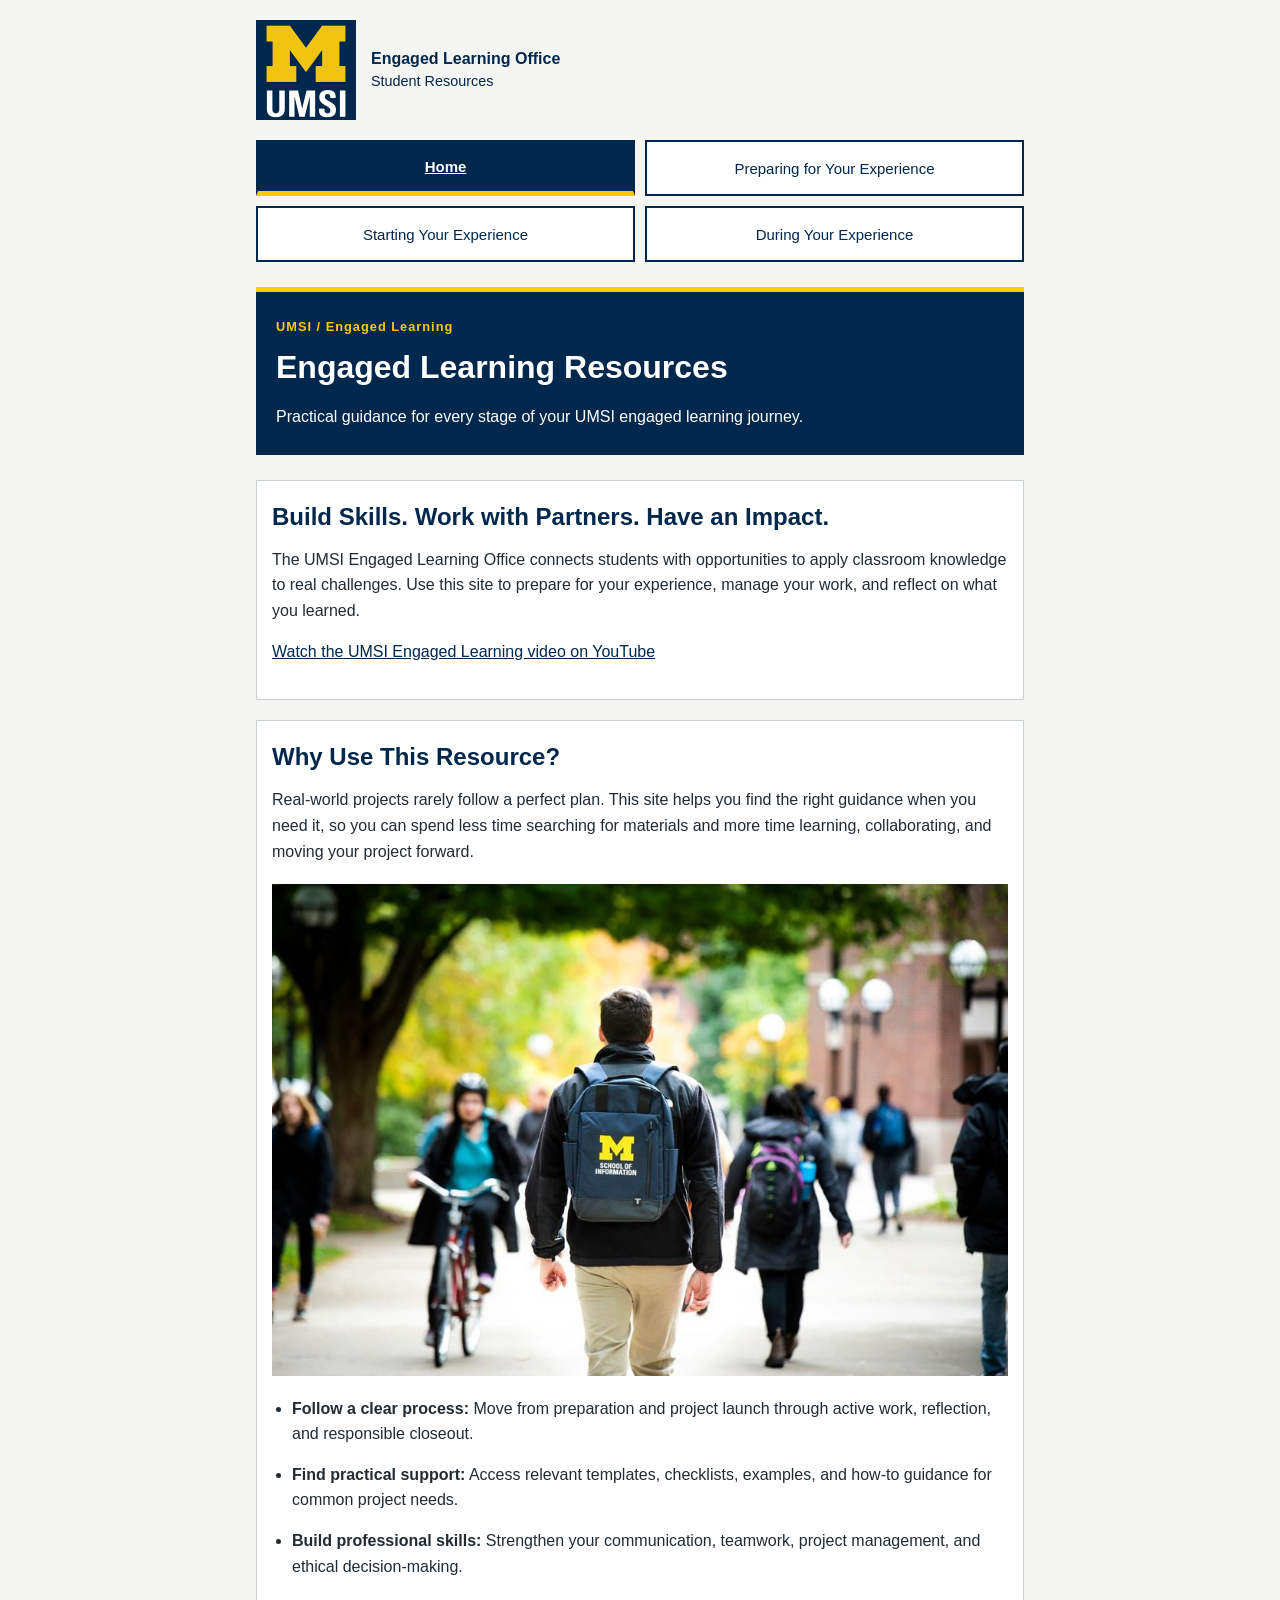
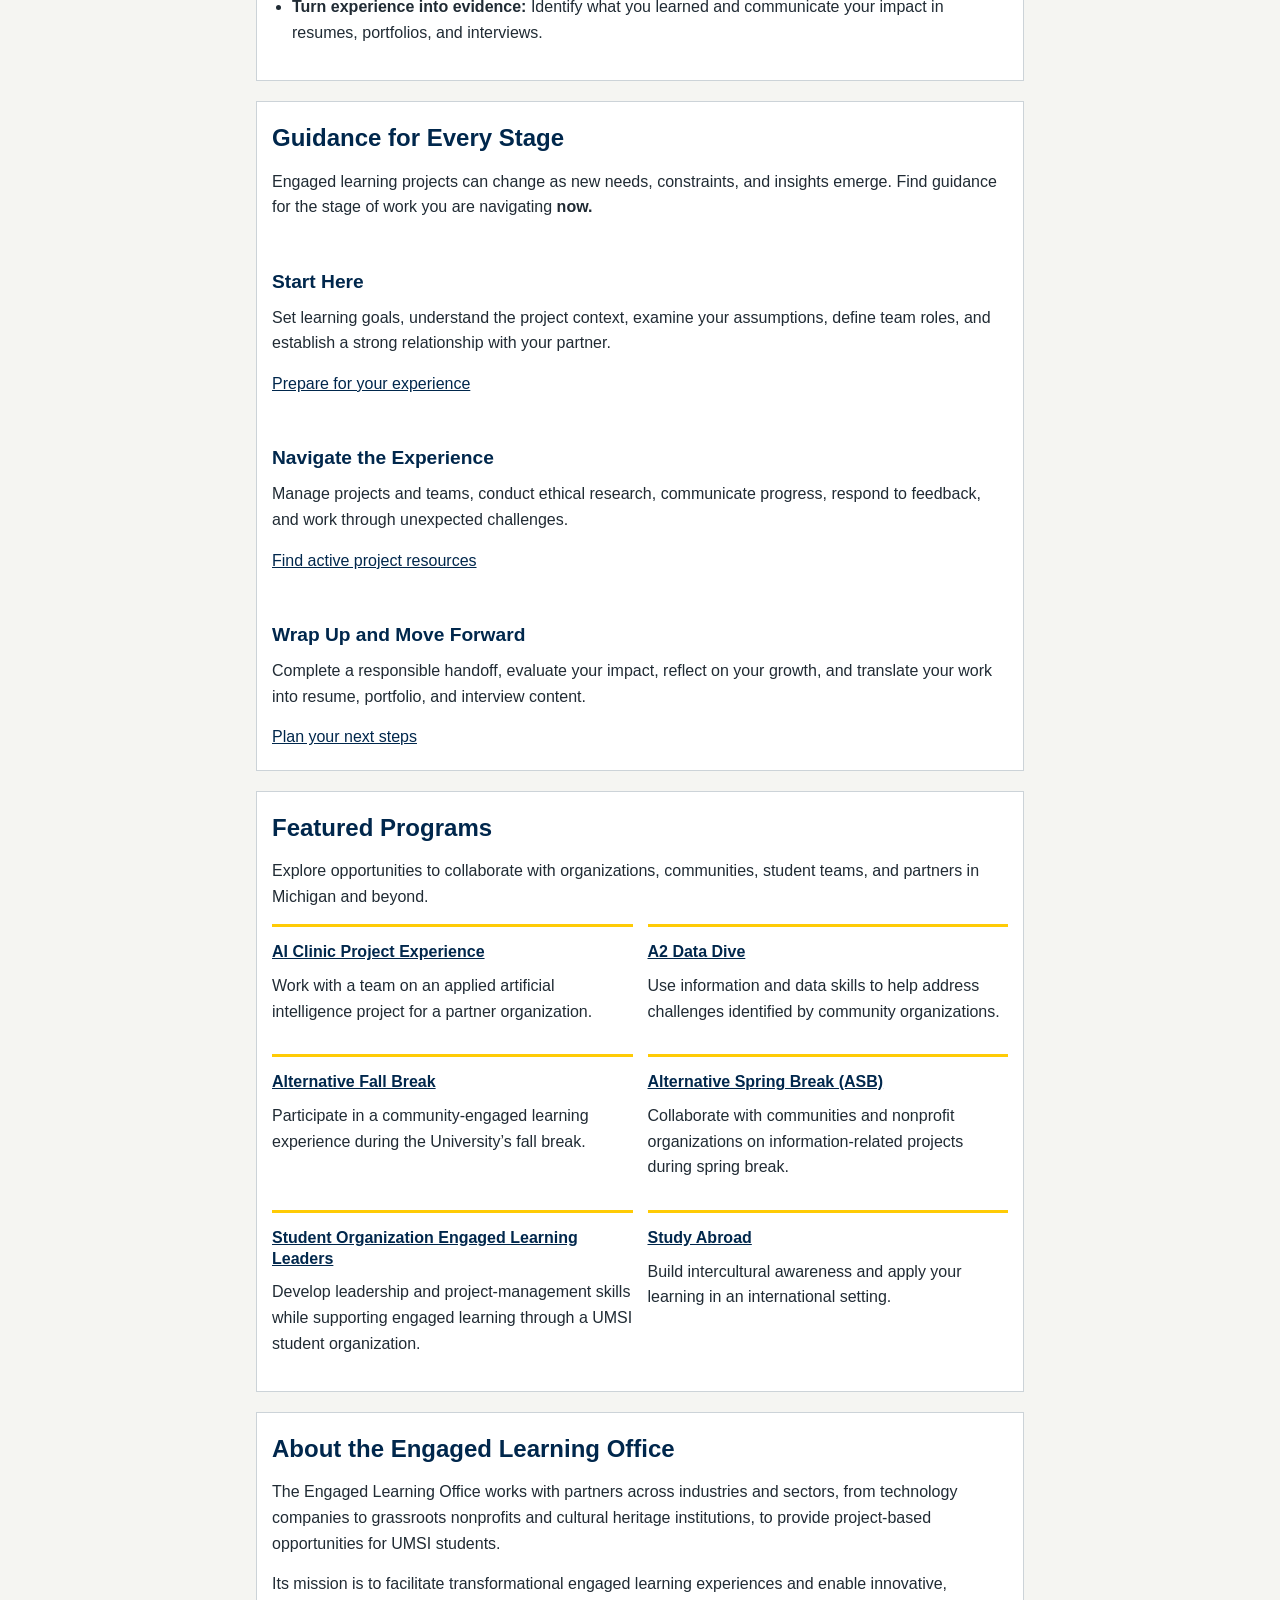
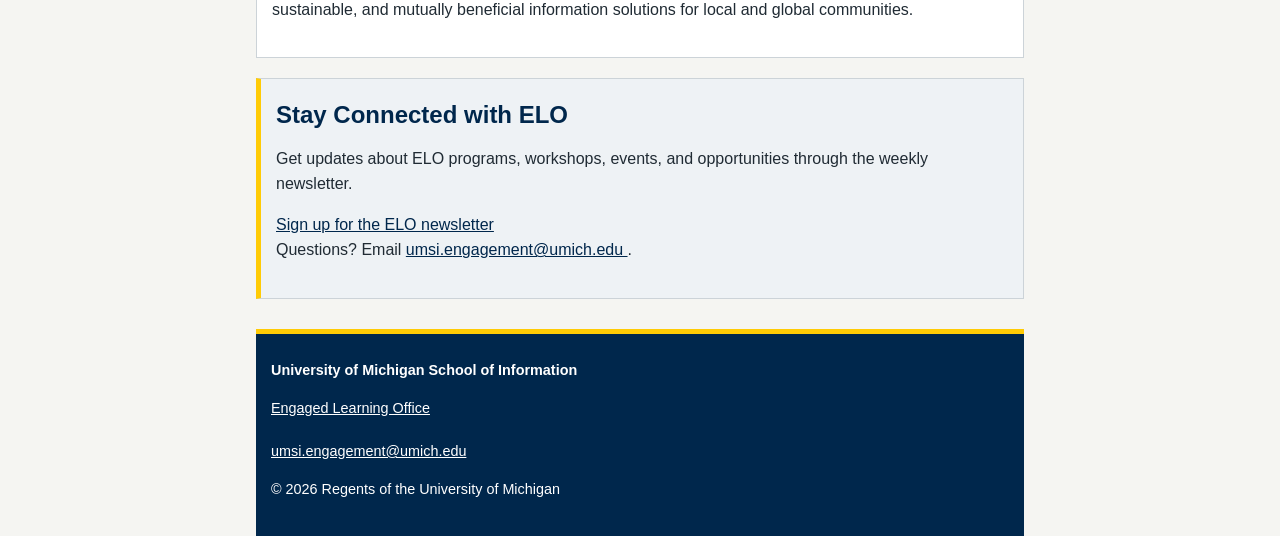
<file: index.html>
<!DOCTYPE html>
<html lang="en">
  <head>
    <meta charset="UTF-8">
    <meta name="viewport" content="width=device-width, initial-scale=1.0">
    <meta name="description" content="Practical guidance for every stage of your UMSI engaged learning journey.">
    <title>Engaged Learning Resources | UMSI</title>
    <link rel="icon" href="images/umsi-logo.jpg">
    <link rel="stylesheet" href="css/html5reset.css">
    <link rel="stylesheet" href="css/style.css">
  </head>
  <body>
    <a class="skip-link" href="#main">Skip to Main Content</a>
    <header>
      <div class="site-identity">
        <a href="index.html"><img src="images/umsi-logo.jpg" alt="University of Michigan School of Information home" width="400" height="400"></a>
        <p>Engaged Learning Office<br><span>Student Resources</span></p>
      </div>
      <nav aria-label="Main navigation">
        <ul>
          <li><a href="index.html" aria-current="page">Home</a></li>
          <li><a href="prep.html">Preparing for Your Experience</a></li>
          <li><a href="project.html">Starting Your Experience</a></li>
          <li><a href="during.html">During Your Experience</a></li>
        </ul>
      </nav>
      <div class="page-intro">
        <p class="eyebrow">UMSI / Engaged Learning</p>
        <h1>Engaged Learning Resources</h1>
        <p>Practical guidance for every stage of your UMSI engaged learning journey.</p>
      </div>
    </header>
    <!-- Adapted from my Homework 2 HTML and the ELO content document:
         https://docs.google.com/document/d/1gHynMAyC6Cnh_33jKRy78nMDCtK5lGer12HzChE2Mxc/edit -->
    <main id="main" tabindex="-1">
<section>
      <h2>Build Skills. Work with Partners. Have an Impact.</h2>
      <p>
       The UMSI Engaged Learning Office connects students with opportunities to apply classroom knowledge to real challenges. Use this site to prepare for your experience, manage your work, and reflect on what you learned.
      </p>

      <p><a href="https://www.youtube.com/watch?v=81ZO9RfIJEQ" target="_blank" rel="noreferrer">Watch the UMSI Engaged Learning video on YouTube</a></p>
    </section>

<section>
    <h2>Why Use This Resource?</h2>

    <p>Real-world projects rarely follow a perfect plan. This site helps you find the right guidance when you need it, so you can spend less time searching for materials and more time learning, collaborating, and moving your project forward.
    </p>
        <img src="images/campus-backpack.jpg" alt="A student with a UMSI backpack on campus in the fall." width="960" height="641" loading="lazy">
    <ul>
        <li><strong>Follow a clear process:</strong> Move from preparation and project launch through active work, reflection, and responsible closeout.</li>
        <li><strong>Find practical support:</strong> Access relevant templates, checklists, examples, and how-to guidance for common project needs.</li>
        <li><strong>Build professional skills:</strong> Strengthen your communication, teamwork, project management, and ethical decision-making.</li>
        <li><strong>Turn experience into evidence:</strong> Identify what you learned and communicate your impact in resumes, portfolios, and interviews.</li>
    </ul>
</section>

 <section>
    <h2>Guidance for Every Stage</h2>
    <p>Engaged learning projects can change as new needs, constraints, and insights emerge. Find guidance for the stage of work you are navigating <strong>now.</strong></p>
    <article>
      <h3>Start Here</h3>
      <p>Set learning goals, understand the project context, examine your assumptions, define team roles, and establish a strong relationship with your partner.</p>
      <a href="prep.html">Prepare for your experience</a>
    </article>

    <article>
      <h3>Navigate the Experience</h3>
      <p>Manage projects and teams, conduct ethical research, communicate progress, respond to feedback, and work through unexpected challenges.</p>
      <a href="during.html">Find active project resources</a>
    </article>

    <article>
      <h3>Wrap Up and Move Forward</h3>
      <p>Complete a responsible handoff, evaluate your impact, reflect on your growth, and translate your work into resume, portfolio, and interview content.</p>
      <a href="during.html#wrap-up">Plan your next steps</a>
    </article>
  </section>

   <section class="program-grid">
<h2>Featured Programs</h2>
    <p>Explore opportunities to collaborate with organizations, communities, student teams, and partners in Michigan and beyond.</p>
    <article>
    <h3><a href="https://mcompass.umich.edu/_portal/tds-program-brochure?programid=12810">AI Clinic Project Experience</a></h3>
    <p>Work with a team on an applied artificial intelligence project for a partner organization.</p>
    </article>

    <article>
    <h3><a href="https://mcompass.umich.edu/_portal/tds-program-brochure?programid=12556">A2 Data Dive</a></h3>
    <p>Use information and data skills to help address challenges identified by community organizations.</p>
    </article>

     <article>
      <h3><a href="https://mcompass.umich.edu/_portal/tds-program-brochure?programid=11297">Alternative Fall Break</a></h3>
      <p>Participate in a community-engaged learning experience during the University’s fall break.</p>
    </article>

    <article>
      <h3><a href="https://mcompass.umich.edu/_portal/tds-program-brochure?programid=10621">Alternative Spring Break (ASB)</a></h3>
       <p>Collaborate with communities and nonprofit organizations on information-related projects during spring break.</p>
    </article>

    <article>
      <h3><a href="https://mcompass.umich.edu/_portal/tds-program-brochure?programid=12294">Student Organization Engaged Learning Leaders</a></h3>
       <p>Develop leadership and project-management skills while supporting engaged learning through a UMSI student organization.</p>
    </article>

    <article>
      <h3><a href="https://www.si.umich.edu/student-life/study-abroad">Study Abroad</a></h3>
      <p>Build intercultural awareness and apply your learning in an international setting. </p>
    </article>
   </section>
  <section>
    <h2>About the Engaged Learning Office</h2>
    <p>The Engaged Learning Office works with partners across industries and sectors, from technology companies to grassroots nonprofits and cultural heritage institutions, to provide project-based opportunities for UMSI students.</p>
    <p>Its mission is to facilitate transformational engaged learning experiences and enable innovative, sustainable, and mutually beneficial information solutions for local and global communities.</p>
  </section>
  <aside>
    <h2>Stay Connected with ELO</h2>
    <p>Get updates about ELO programs, workshops, events, and opportunities through the weekly newsletter.</p>
    <div>
       <a href="https://umsi.info/elo-newsletter"> Sign up for the ELO newsletter</a>
    </div>
    <p>Questions? Email <a href="mailto:umsi.engagement@umich.edu">umsi.engagement@umich.edu </a>.</p>
  </aside>


        <!-- Content taken & modified from UMGPT with the prompt, "Write me a webpage of intro content to help meet the following requirements - this is for the home page": and then pasted in the client objectives & project requirements"
        UMGPT. (2026). UMGPT ( GPT-5.6 Sol September 7th version) [Large language model]. -->
    </main>
    <footer>
      <p><strong>University of Michigan School of Information</strong></p>
      <p><a href="https://www.si.umich.edu/programs/engaged-learning/about-engaged-learning-office">Engaged Learning Office</a></p>
      <address><a href="mailto:umsi.engagement@umich.edu">umsi.engagement@umich.edu</a></address>
      <p>&copy; 2026 Regents of the University of Michigan</p>
    </footer>
  </body>
</html>
</file>
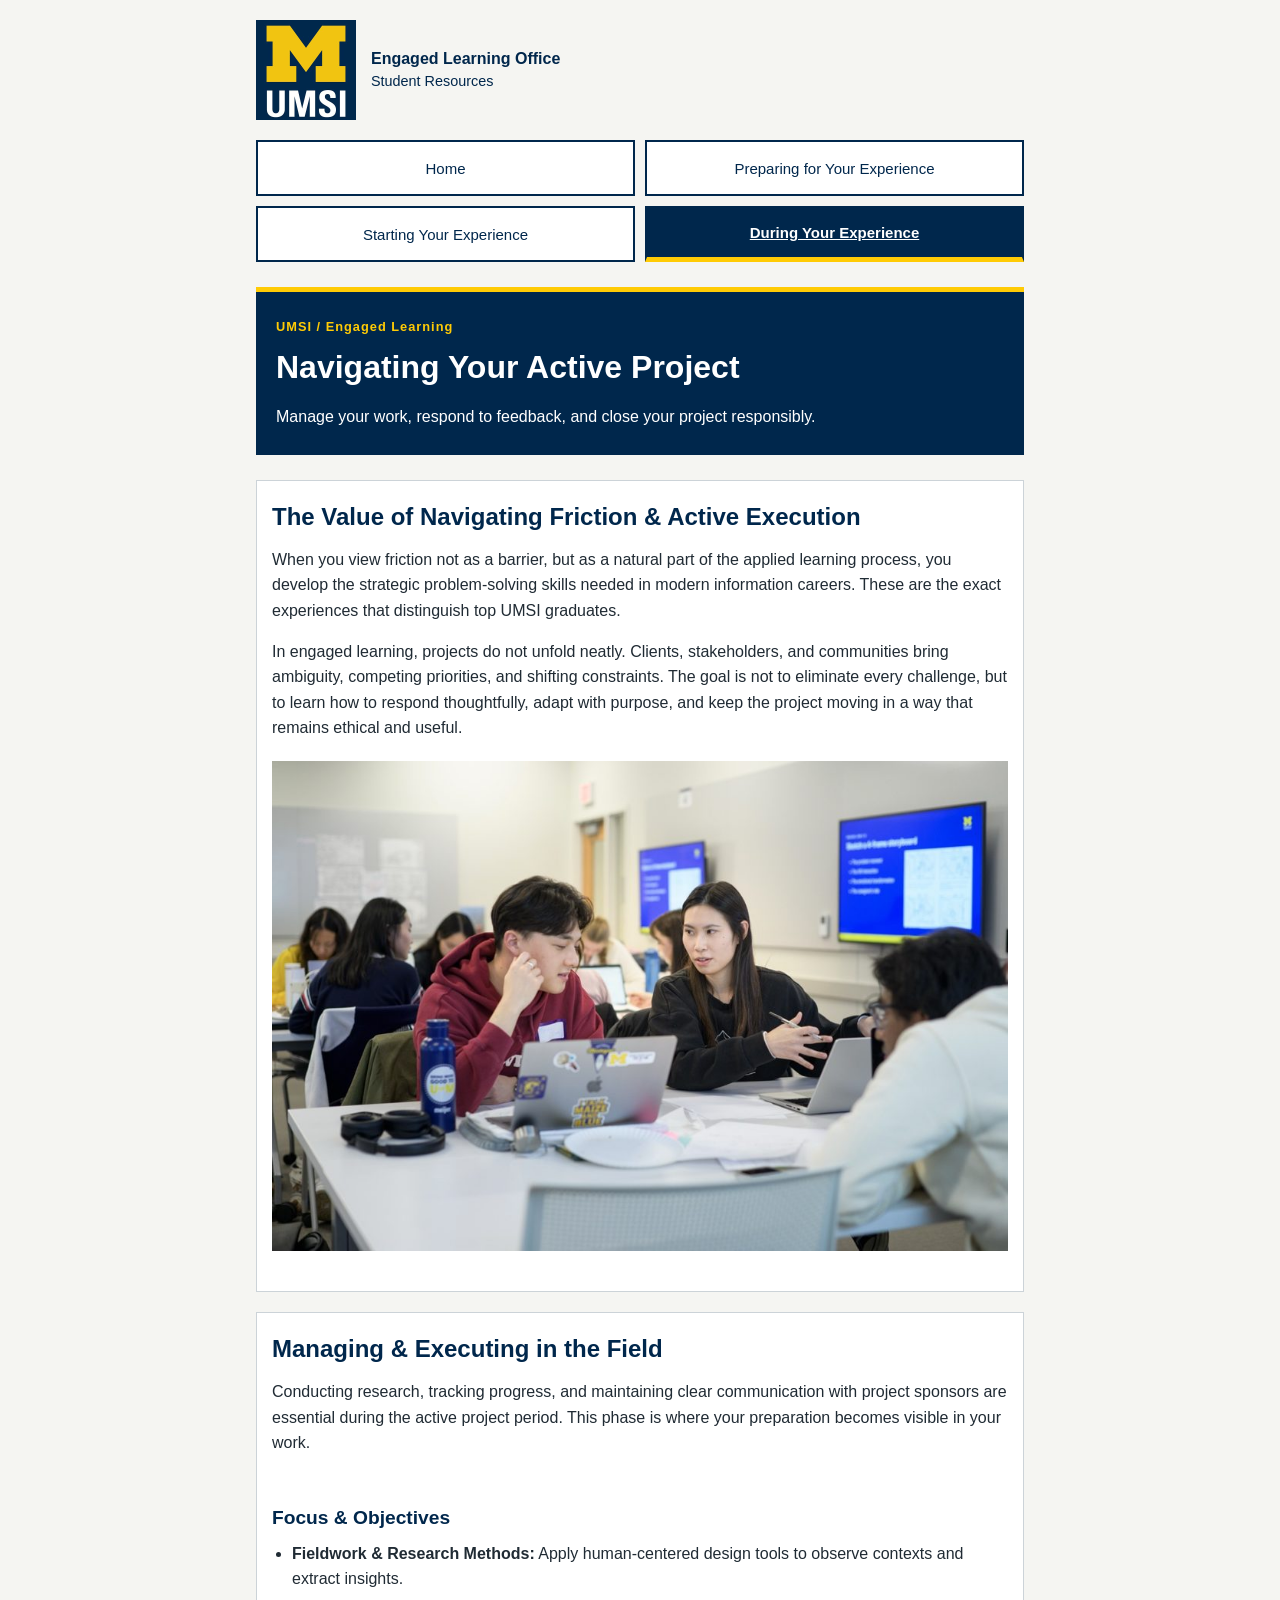
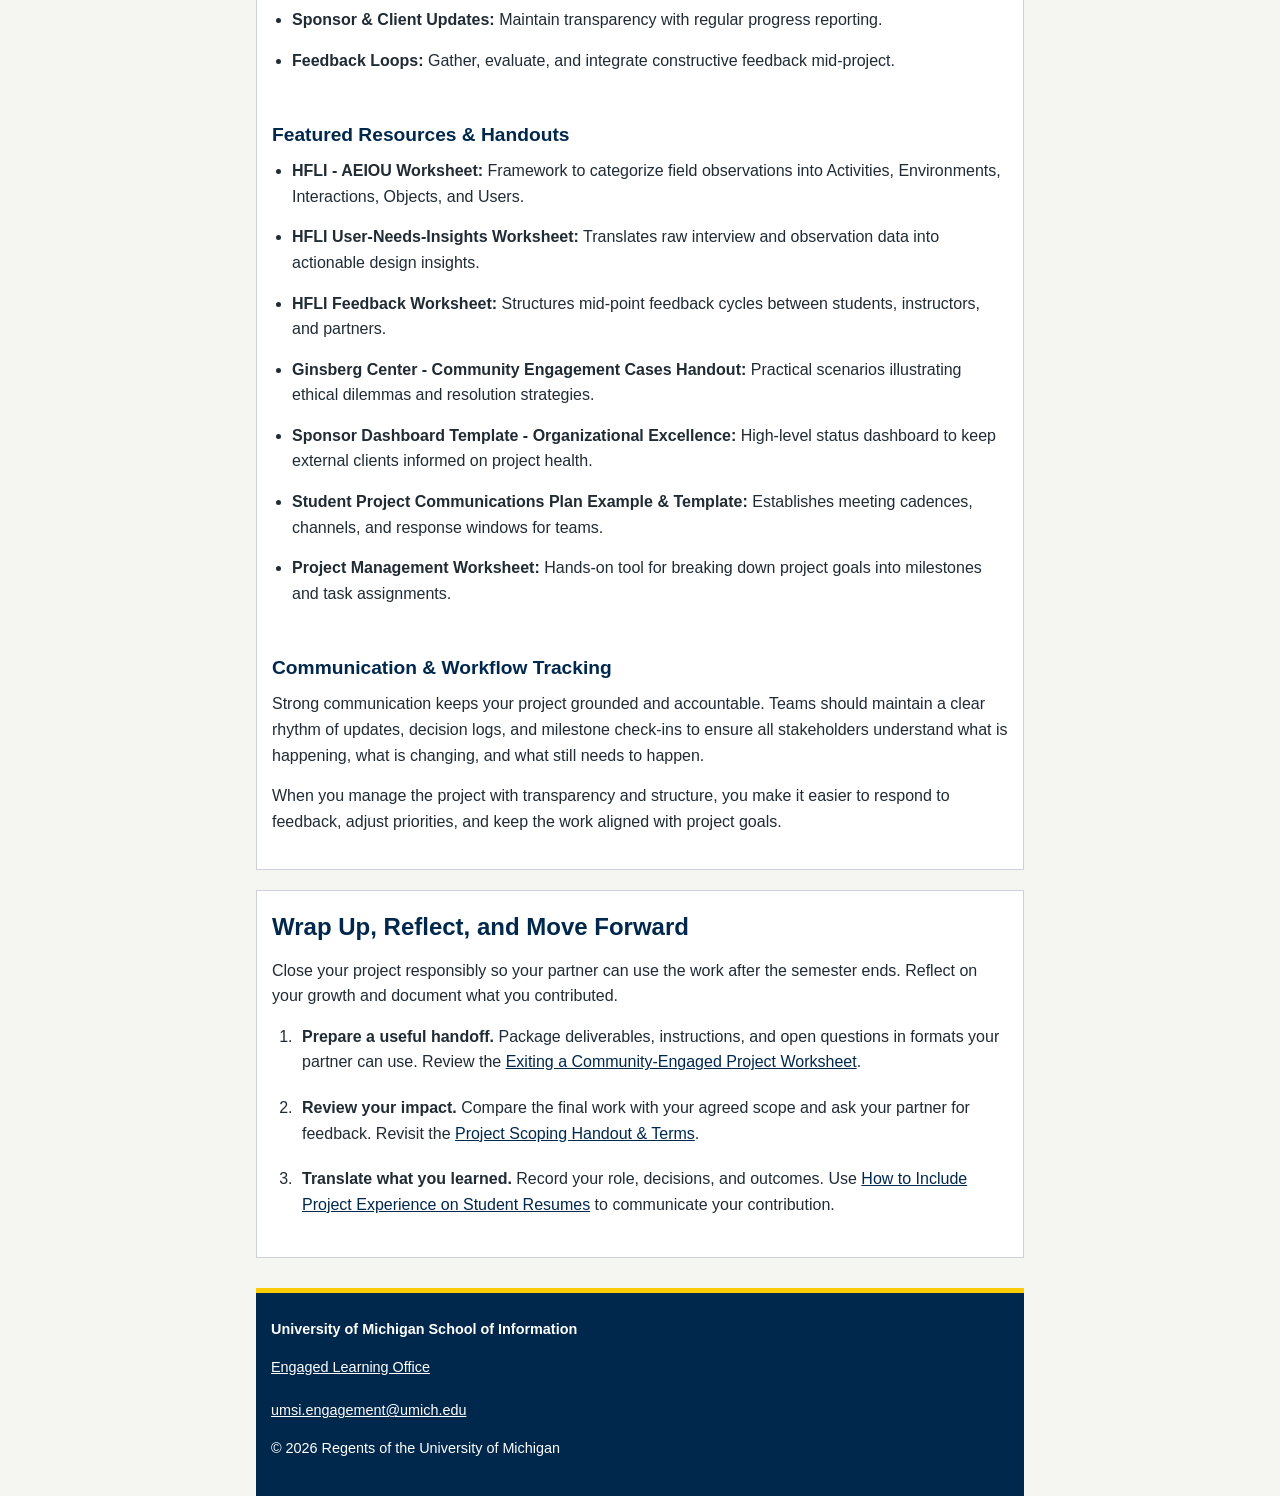
<file: during.html>
<!DOCTYPE html>
<html lang="en">
  <head>
    <meta charset="UTF-8">
    <meta name="viewport" content="width=device-width, initial-scale=1.0">
    <meta name="description" content="Manage your work, respond to feedback, and close your project responsibly.">
    <title>Navigating Your Active Project | UMSI</title>
    <link rel="icon" href="images/umsi-logo.jpg">
    <link rel="stylesheet" href="css/html5reset.css">
    <link rel="stylesheet" href="css/style.css">
  </head>
  <body>
    <a class="skip-link" href="#main">Skip to Main Content</a>
    <header>
      <div class="site-identity">
        <a href="index.html"><img src="images/umsi-logo.jpg" alt="University of Michigan School of Information home" width="400" height="400"></a>
        <p>Engaged Learning Office<br><span>Student Resources</span></p>
      </div>
      <nav aria-label="Main navigation">
        <ul>
          <li><a href="index.html">Home</a></li>
          <li><a href="prep.html">Preparing for Your Experience</a></li>
          <li><a href="project.html">Starting Your Experience</a></li>
          <li><a href="during.html" aria-current="page">During Your Experience</a></li>
        </ul>
      </nav>
      <div class="page-intro">
        <p class="eyebrow">UMSI / Engaged Learning</p>
        <h1>Navigating Your Active Project</h1>
        <p>Manage your work, respond to feedback, and close your project responsibly.</p>
      </div>
    </header>
    <!-- Adapted from my Homework 2 HTML and the ELO content document:
         https://docs.google.com/document/d/1gHynMAyC6Cnh_33jKRy78nMDCtK5lGer12HzChE2Mxc/edit -->
    <main id="main" tabindex="-1">
<section>
        <h2>The Value of Navigating Friction & Active Execution</h2>
        <p>When you view friction not as a barrier, but as a natural part of the applied learning process, you develop the strategic problem-solving skills needed in modern information careers. These are the exact experiences that distinguish top UMSI graduates.</p>
        <p>In engaged learning, projects do not unfold neatly. Clients, stakeholders, and communities bring ambiguity, competing priorities, and shifting constraints. The goal is not to eliminate every challenge, but to learn how to respond thoughtfully, adapt with purpose, and keep the project moving in a way that remains ethical and useful.</p>

        <img src="images/design-jam-team.jpg" alt="A student team collaborates during a UMSI Design Jam." width="960" height="639" loading="lazy">
      </section>

      <section>
        <h2>Managing & Executing in the Field</h2>
        <p>Conducting research, tracking progress, and maintaining clear communication with project sponsors are essential during the active project period. This phase is where your preparation becomes visible in your work.</p>

        <article>
          <h3>Focus & Objectives</h3>
          <ul>
            <li><strong>Fieldwork & Research Methods:</strong> Apply human-centered design tools to observe contexts and extract insights.</li>
            <li><strong>Sponsor & Client Updates:</strong> Maintain transparency with regular progress reporting.</li>
            <li><strong>Feedback Loops:</strong> Gather, evaluate, and integrate constructive feedback mid-project.</li>
          </ul>
        </article>

        <article>
          <h3>Featured Resources & Handouts</h3>
          <ul>
            <li><strong>HFLI - AEIOU Worksheet:</strong> Framework to categorize field observations into Activities, Environments, Interactions, Objects, and Users.</li>
            <li><strong>HFLI User-Needs-Insights Worksheet:</strong> Translates raw interview and observation data into actionable design insights.</li>
            <li><strong>HFLI Feedback Worksheet:</strong> Structures mid-point feedback cycles between students, instructors, and partners.</li>
            <li><strong>Ginsberg Center - Community Engagement Cases Handout:</strong> Practical scenarios illustrating ethical dilemmas and resolution strategies.</li>
            <li><strong>Sponsor Dashboard Template - Organizational Excellence:</strong> High-level status dashboard to keep external clients informed on project health.</li>
            <li><strong>Student Project Communications Plan Example & Template:</strong> Establishes meeting cadences, channels, and response windows for teams.</li>
            <li><strong>Project Management Worksheet:</strong> Hands-on tool for breaking down project goals into milestones and task assignments.</li>
          </ul>
        </article>

        <article>
          <h3>Communication & Workflow Tracking</h3>
          <p>Strong communication keeps your project grounded and accountable. Teams should maintain a clear rhythm of updates, decision logs, and milestone check-ins to ensure all stakeholders understand what is happening, what is changing, and what still needs to happen.</p>
          <p>When you manage the project with transparency and structure, you make it easier to respond to feedback, adjust priorities, and keep the work aligned with project goals.</p>
        </article>
      </section>
      <section id="wrap-up">
        <h2>Wrap Up, Reflect, and Move Forward</h2>
        <p>Close your project responsibly so your partner can use the work after the semester ends. Reflect on your growth and document what you contributed.</p>
        <ol class="process-list">
          <li><div><strong>Prepare a useful handoff.</strong> Package deliverables, instructions, and open questions in formats your partner can use. Review the <a href="https://docs.google.com/document/d/1-gfg_EZ3T8pa3T0a130Qvtpl1bYoLOVEHSNpGHcJtFA/edit">Exiting a Community-Engaged Project Worksheet</a>.</div></li>
          <li><div><strong>Review your impact.</strong> Compare the final work with your agreed scope and ask your partner for feedback. Revisit the <a href="https://docs.google.com/document/d/1TrEDolwmOIlXgYgAP9VvlOGoYOwFfe6KxzZOgZSVYVw/edit">Project Scoping Handout &amp; Terms</a>.</div></li>
          <li><div><strong>Translate what you learned.</strong> Record your role, decisions, and outcomes. Use <a href="https://docs.google.com/document/d/1mjyX6jgqXFrY7SFYaA3J2cTh1ZnHH0FKF5aUKfXzXKo/edit">How to Include Project Experience on Student Resumes</a> to communicate your contribution.</div></li>
        </ol>
      </section>
    </main>
    <footer>
      <p><strong>University of Michigan School of Information</strong></p>
      <p><a href="https://www.si.umich.edu/programs/engaged-learning/about-engaged-learning-office">Engaged Learning Office</a></p>
      <address><a href="mailto:umsi.engagement@umich.edu">umsi.engagement@umich.edu</a></address>
      <p>&copy; 2026 Regents of the University of Michigan</p>
    </footer>
  </body>
</html>
</file>
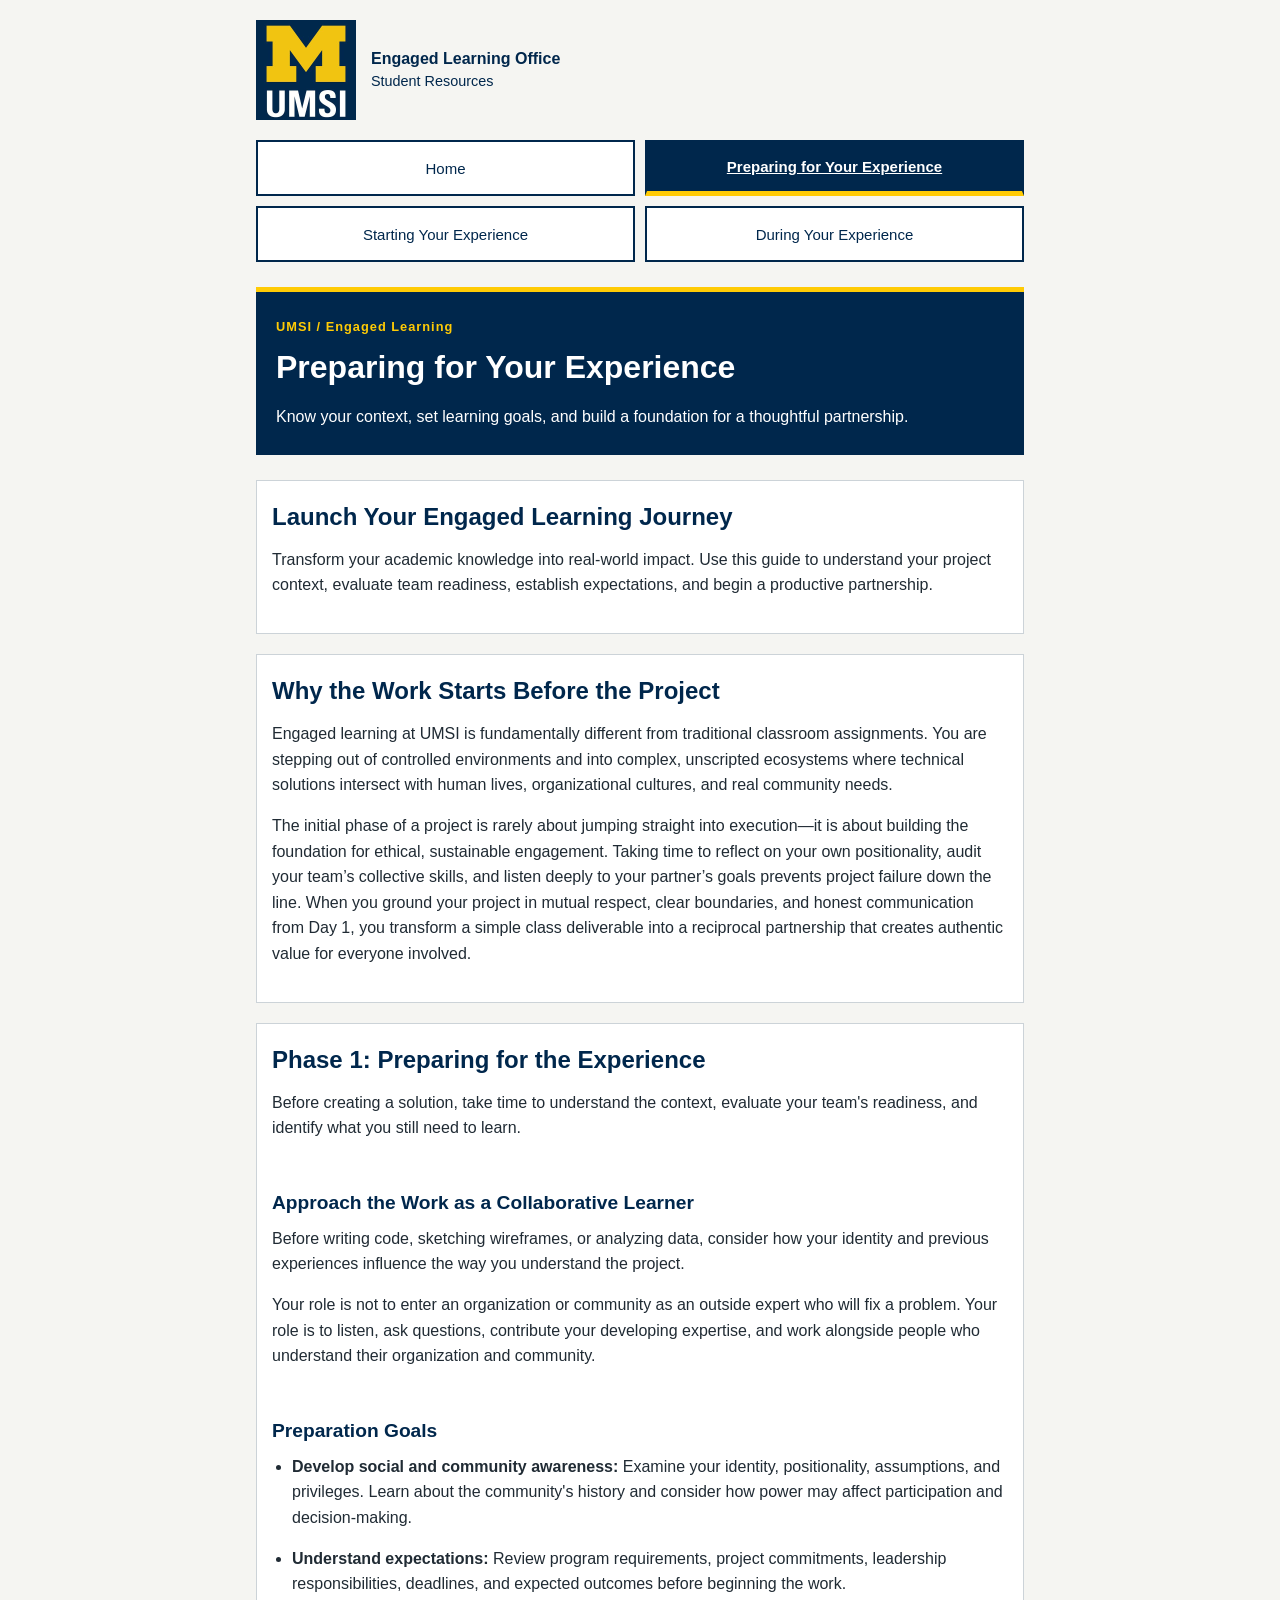
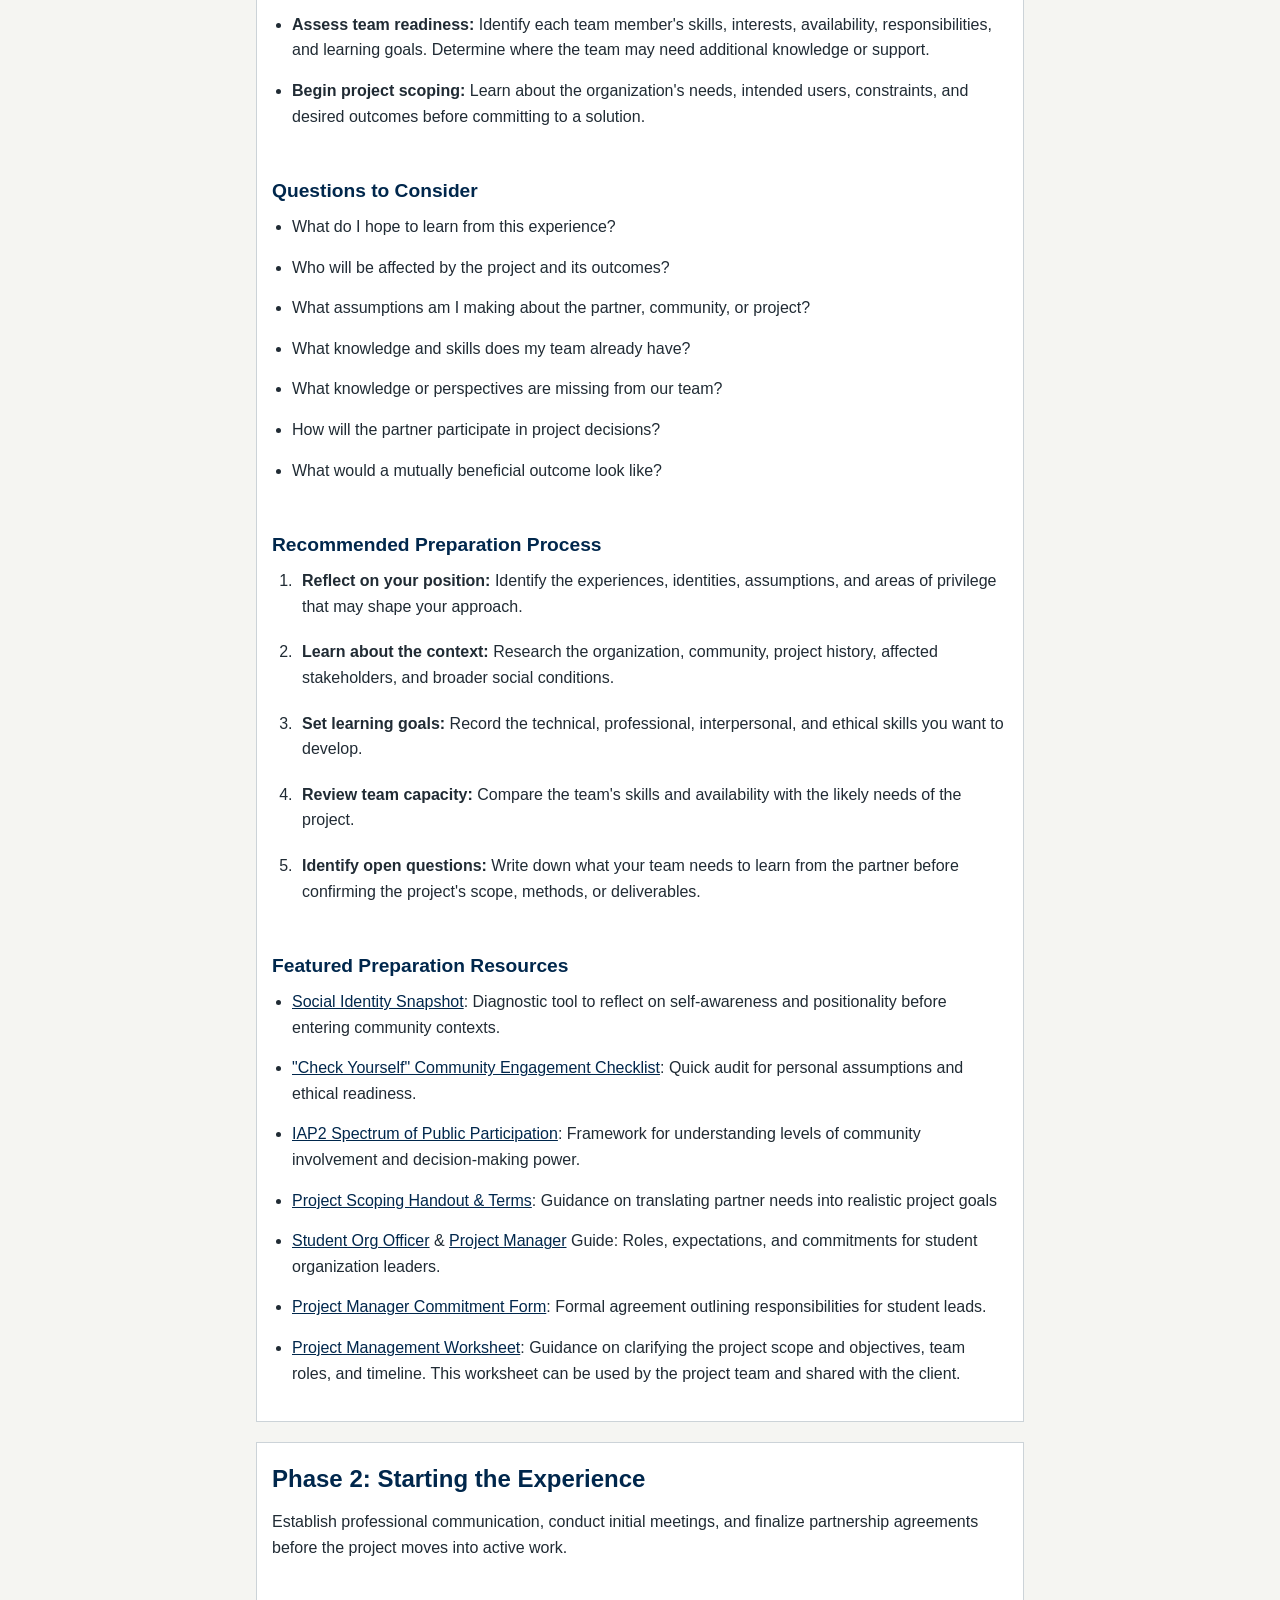
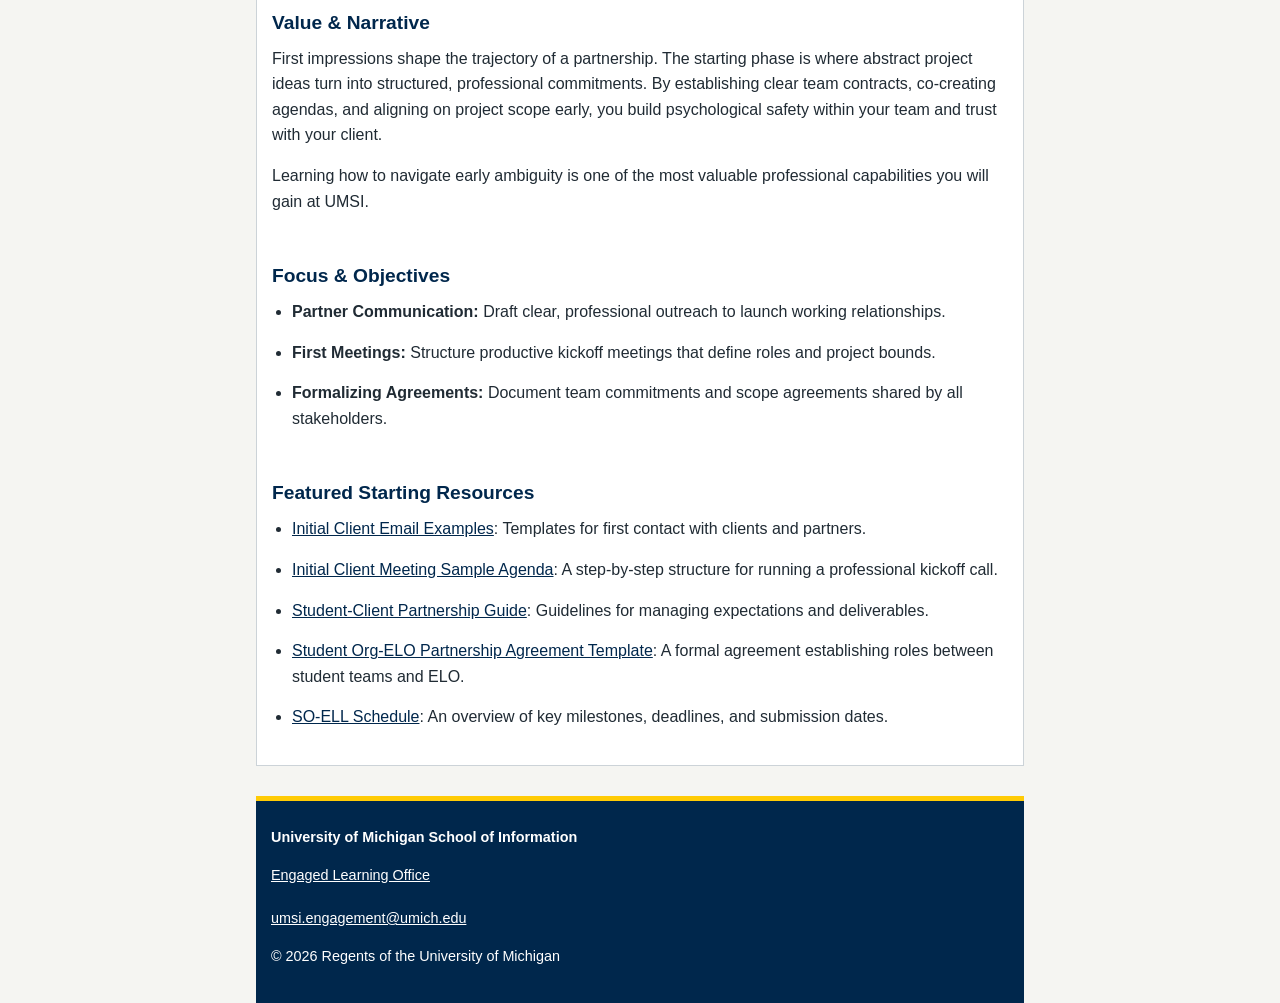
<file: prep.html>
<!DOCTYPE html>
<html lang="en">
  <head>
    <meta charset="UTF-8">
    <meta name="viewport" content="width=device-width, initial-scale=1.0">
    <meta name="description" content="Know your context, set learning goals, and build a foundation for a thoughtful partnership.">
    <title>Preparing for Your Experience | UMSI</title>
    <link rel="icon" href="images/umsi-logo.jpg">
    <link rel="stylesheet" href="css/html5reset.css">
    <link rel="stylesheet" href="css/style.css">
  </head>
  <body>
    <a class="skip-link" href="#main">Skip to Main Content</a>
    <header>
      <div class="site-identity">
        <a href="index.html"><img src="images/umsi-logo.jpg" alt="University of Michigan School of Information home" width="400" height="400"></a>
        <p>Engaged Learning Office<br><span>Student Resources</span></p>
      </div>
      <nav aria-label="Main navigation">
        <ul>
          <li><a href="index.html">Home</a></li>
          <li><a href="prep.html" aria-current="page">Preparing for Your Experience</a></li>
          <li><a href="project.html">Starting Your Experience</a></li>
          <li><a href="during.html">During Your Experience</a></li>
        </ul>
      </nav>
      <div class="page-intro">
        <p class="eyebrow">UMSI / Engaged Learning</p>
        <h1>Preparing for Your Experience</h1>
        <p>Know your context, set learning goals, and build a foundation for a thoughtful partnership.</p>
      </div>
    </header>
    <!-- Adapted from my Homework 2 HTML and the ELO content document:
         https://docs.google.com/document/d/1gHynMAyC6Cnh_33jKRy78nMDCtK5lGer12HzChE2Mxc/edit -->
    <main id="main" tabindex="-1">
<section>
  <h2>Launch Your Engaged Learning Journey</h2>
  <p>Transform your academic knowledge into real-world impact. Use this guide to understand your project context, evaluate team readiness, establish expectations, and begin a productive partnership.</p>
</section>

<section>
  <h2>Why the Work Starts Before the Project</h2>
  <p>Engaged learning at UMSI is fundamentally different from traditional classroom assignments. You are stepping out of controlled environments and into complex, unscripted ecosystems where technical solutions intersect with human lives, organizational cultures, and real community needs.</p>
  <p>The initial phase of a project is rarely about jumping straight into execution—it is about building the foundation for ethical, sustainable engagement. Taking time to reflect on your own positionality, audit your team’s collective skills, and listen deeply to your partner’s goals prevents project failure down the line. When you ground your project in mutual respect, clear boundaries, and honest communication from Day 1, you transform a simple class deliverable into a reciprocal partnership that creates authentic value for everyone involved.</p>


</section>

<section>
  <h2>Phase 1: Preparing for the Experience</h2>
  <p>Before creating a solution, take time to understand the context, evaluate your team's readiness, and identify what you still need to learn.</p>
  <article>
    <h3>Approach the Work as a Collaborative Learner</h3>
    <p>Before writing code, sketching wireframes, or analyzing data, consider how your identity and previous experiences influence the way you understand the project.</p>
    <p>Your role is not to enter an organization or community as an outside expert who will fix a problem. Your role is to listen, ask questions, contribute your developing expertise, and work alongside people who understand their organization and community.</p>
  </article>

  <article>
    <h3>Preparation Goals</h3>
    <ul>
      <li><strong>Develop social and community awareness:</strong> Examine your identity, positionality, assumptions, and privileges. Learn about the community's history and consider how power may affect participation and decision-making.
      </li>
      <li><strong>Understand expectations:</strong> Review program requirements, project commitments, leadership responsibilities, deadlines, and expected outcomes before beginning the work.</li>
      <li><strong>Assess team readiness:</strong> Identify each team member's skills, interests, availability, responsibilities, and learning goals. Determine where the team may need additional knowledge or support.</li>
      <li><strong>Begin project scoping:</strong> Learn about the organization's needs, intended users, constraints, and desired outcomes before committing to a solution.
      </li>
    </ul>
  </article>

  <article>
    <h3>Questions to Consider</h3>
    <ul>
      <li>What do I hope to learn from this experience?</li>
      <li>Who will be affected by the project and its outcomes?</li>
      <li>What assumptions am I making about the partner, community, or project?</li>
      <li>What knowledge and skills does my team already have?</li>
      <li>What knowledge or perspectives are missing from our team?</li>
      <li>How will the partner participate in project decisions?</li>
      <li>What would a mutually beneficial outcome look like?</li>
    </ul>
  </article>

  <article>
    <h3>Recommended Preparation Process</h3>
    <ol class="process-list">
      <li><div><strong>Reflect on your position:</strong> Identify the experiences, identities, assumptions, and areas of privilege that may shape your approach.</div></li>
      <li><div><strong>Learn about the context:</strong> Research the organization, community, project history, affected stakeholders, and broader social conditions.</div></li>
      <li><div><strong>Set learning goals:</strong> Record the technical, professional, interpersonal, and ethical skills you want to develop.</div></li>
      <li><div><strong>Review team capacity:</strong> Compare the team's skills and availability with the likely needs of the project. </div></li>
      <li><div><strong>Identify open questions:</strong> Write down what your team needs to learn from the partner before confirming the project's scope, methods, or deliverables.
      </div></li>
    </ol>
  </article>

  <article>
    <h3>Featured Preparation Resources</h3>
    <ul>
      <li><a href="https://sites.lsa.umich.edu/equitable-teaching/social-identity-snapshot">Social Identity Snapshot</a>: Diagnostic tool to reflect on self-awareness and positionality before entering community contexts.</li>
      <li><a href="https://docs.google.com/document/d/1Qt9YeStVwDHjwJhOLAz42JSNQR2lFMurdUtxtdrGkuc/edit?tab=t.0#heading=h.ch0bvccjkrzn">"Check Yourself" Community Engagement Checklist</a>: Quick audit for personal assumptions and ethical readiness.</li>
      <li><a href="https://drive.google.com/file/d/1zc1RNlrDxV51-muOERdDTnINQcquJpOA/view?usp=sharing">IAP2 Spectrum of Public Participation</a>: Framework for understanding levels of community involvement and decision-making power.</li>
      <li><a href="https://docs.google.com/document/d/1TrEDolwmOIlXgYgAP9VvlOGoYOwFfe6KxzZOgZSVYVw/edit?usp=drive_link">Project Scoping Handout & Terms</a>: Guidance on translating partner needs into realistic project goals</li>
      <li><a href="https://docs.google.com/document/d/1AexsV_JeSd0kRUBbcifZpfBu6y6Zi8Y0iJScp1I3gkM/edit?usp=drive_link">Student Org Officer</a> & <a href="https://docs.google.com/document/u/0/d/1uwOOS0TrXWzcSShj8DUFpckWo0t1UNu_Q7WVbZnLhX0/edit">Project Manager</a> Guide: Roles, expectations, and commitments for student organization leaders.</li>
      <li><a href="https://docs.google.com/document/d/1U4lCNGyWKJ3C2i_VgFqAR45Z4zF1FehuthuqT-M2wdI/edit?usp=drive_link">Project Manager Commitment Form</a>: Formal agreement outlining responsibilities for student leads.</li>
      <li><a href="https://docs.google.com/document/d/1twc-7TYWmb_PNrOBiDI1NuJqJAuhluTICr22GRd_NLc/edit?usp=drive_link">Project Management Worksheet</a>: Guidance on clarifying the project scope and objectives, team roles, and timeline. This worksheet can be used by the project team and shared with the client.</li>
    </ul>
  </article>
</section>
<section>
  <h2>Phase 2: Starting the Experience</h2>
  <p>Establish professional communication, conduct initial meetings, and finalize partnership agreements before the project moves into active work.</p>

  <article>
    <h3>Value & Narrative</h3>
    <p>First impressions shape the trajectory of a partnership. The starting phase is where abstract project ideas turn into structured, professional commitments. By establishing clear team contracts, co-creating agendas, and aligning on project scope early, you build psychological safety within your team and trust with your client.</p>
    <p>Learning how to navigate early ambiguity is one of the most valuable professional capabilities you will gain at UMSI.</p>
  </article>

  <article>
    <h3>Focus & Objectives</h3>
    <ul>
      <li><strong>Partner Communication:</strong> Draft clear, professional outreach to launch working relationships.</li>
      <li><strong>First Meetings:</strong> Structure productive kickoff meetings that define roles and project bounds.</li>
      <li><strong>Formalizing Agreements:</strong> Document team commitments and scope agreements shared by all stakeholders.</li>
    </ul>
  </article>

  <article>
    <h3>Featured Starting Resources</h3>
    <ul>
      <li><a href="https://docs.google.com/document/d/1fWFXwoW5fKX_Tctn97Gio5XZDwILNlqIOyKKE8Yk5J0/edit">Initial Client Email Examples</a>: Templates for first contact with clients and partners.</li>
      <li><a href="https://docs.google.com/document/d/1ItXxYauAcPoaGMUZWuJsX-OLFfGmeBOWT7JNhoZxGyU/edit">Initial Client Meeting Sample Agenda</a>: A step-by-step structure for running a professional kickoff call.</li>
      <li><a href="https://drive.google.com/file/d/12ealxkKCvOZajxK7doyUXu_k2LyKPUP2/view">Student-Client Partnership Guide</a>: Guidelines for managing expectations and deliverables.</li>
      <li><a href="https://docs.google.com/document/d/1y5Y2wc1ADz0n_ht26kPYlFK3Zm9i3UR_Z0OMWP3Q_xQ/edit">Student Org-ELO Partnership Agreement Template</a>: A formal agreement establishing roles between student teams and ELO.</li>
      <li><a href="https://docs.google.com/spreadsheets/d/1YeK2WerSbhaU5hjEg9wxdXmzBx9lgRy2yHBKAH-SxiA/edit">SO-ELL Schedule</a>: An overview of key milestones, deadlines, and submission dates.</li>
    </ul>
  </article>
</section>
<!-- Content taken & modified from UMGPT with the prompt, "for the same content write me some intro content and resources for a prep page using the ELO content below" - this was after I had asked for content for the home page. " UMGPT. (2026). UMGPT ( GPT-5.6 Sol September 7th version) [Large language model]. -->
    </main>
    <footer>
      <p><strong>University of Michigan School of Information</strong></p>
      <p><a href="https://www.si.umich.edu/programs/engaged-learning/about-engaged-learning-office">Engaged Learning Office</a></p>
      <address><a href="mailto:umsi.engagement@umich.edu">umsi.engagement@umich.edu</a></address>
      <p>&copy; 2026 Regents of the University of Michigan</p>
    </footer>
  </body>
</html>
</file>
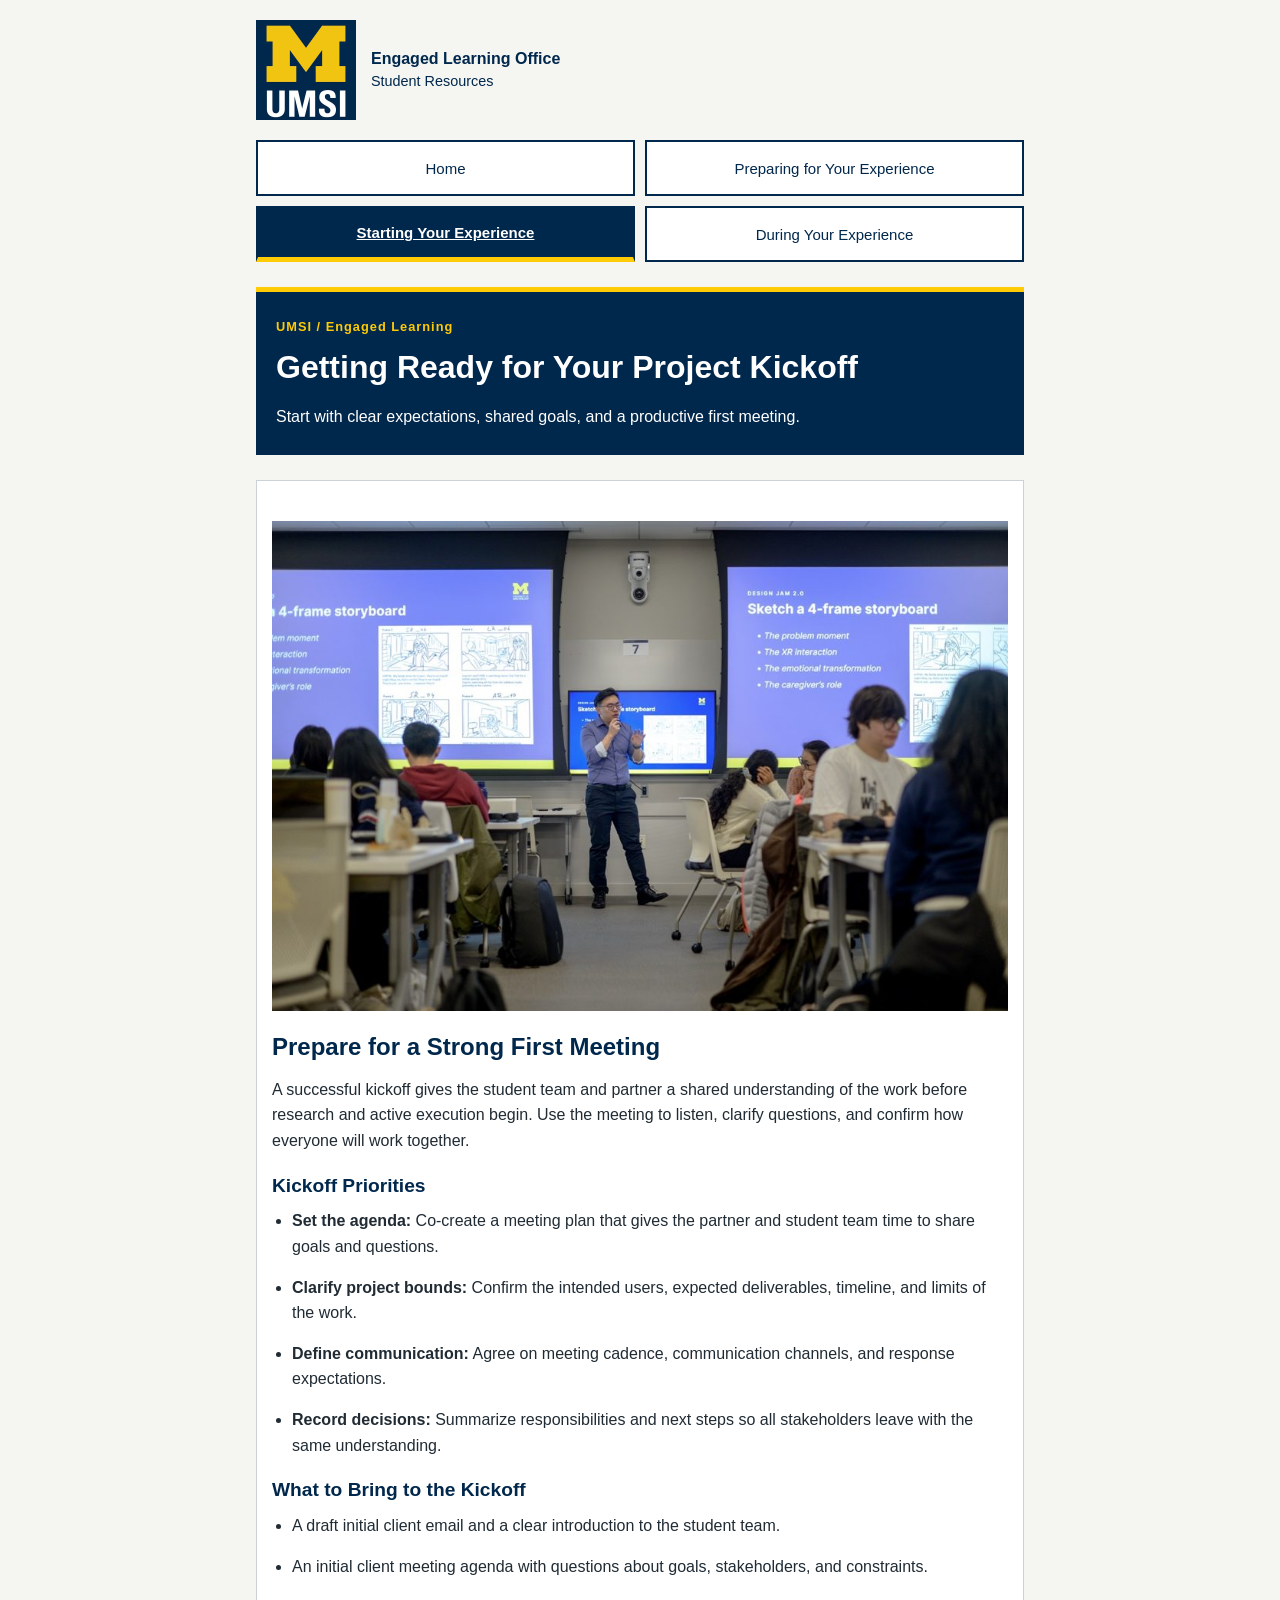
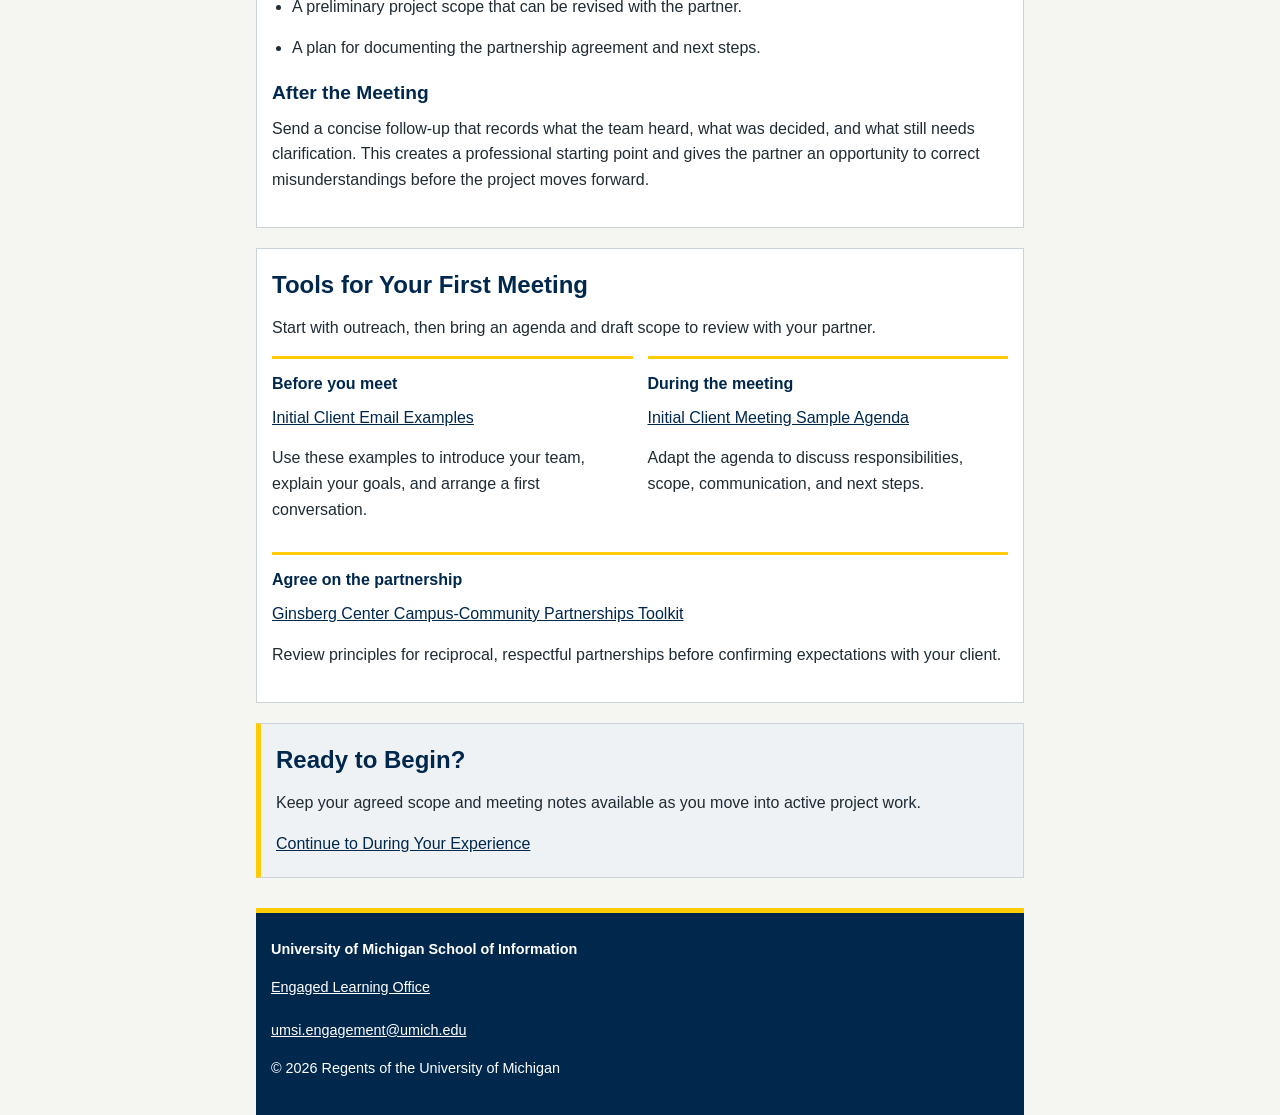
<file: project.html>
<!DOCTYPE html>
<html lang="en">
  <head>
    <meta charset="UTF-8">
    <meta name="viewport" content="width=device-width, initial-scale=1.0">
    <meta name="description" content="Start with clear expectations, shared goals, and a productive first meeting.">
    <title>Getting Ready for Your Project Kickoff | UMSI</title>
    <link rel="icon" href="images/umsi-logo.jpg">
    <link rel="stylesheet" href="css/html5reset.css">
    <link rel="stylesheet" href="css/style.css">
  </head>
  <body>
    <a class="skip-link" href="#main">Skip to Main Content</a>
    <header>
      <div class="site-identity">
        <a href="index.html"><img src="images/umsi-logo.jpg" alt="University of Michigan School of Information home" width="400" height="400"></a>
        <p>Engaged Learning Office<br><span>Student Resources</span></p>
      </div>
      <nav aria-label="Main navigation">
        <ul>
          <li><a href="index.html">Home</a></li>
          <li><a href="prep.html">Preparing for Your Experience</a></li>
          <li><a href="project.html" aria-current="page">Starting Your Experience</a></li>
          <li><a href="during.html">During Your Experience</a></li>
        </ul>
      </nav>
      <div class="page-intro">
        <p class="eyebrow">UMSI / Engaged Learning</p>
        <h1>Getting Ready for Your Project Kickoff</h1>
        <p>Start with clear expectations, shared goals, and a productive first meeting.</p>
      </div>
    </header>
    <!-- Adapted from my Homework 2 HTML and the ELO content document:
         https://docs.google.com/document/d/1gHynMAyC6Cnh_33jKRy78nMDCtK5lGer12HzChE2Mxc/edit -->
    <main id="main" tabindex="-1">
<section>
        <img src="images/design-jam-kickoff.jpg" alt="Students work together at a UMSI Design Jam." width="960" height="639" loading="lazy">

        <h2>Prepare for a Strong First Meeting</h2>
        <p>A successful kickoff gives the student team and partner a shared understanding of the work before research and active execution begin. Use the meeting to listen, clarify questions, and confirm how everyone will work together.</p>

        <h3>Kickoff Priorities</h3>
        <ul>
          <li><strong>Set the agenda:</strong> Co-create a meeting plan that gives the partner and student team time to share goals and questions.</li>
          <li><strong>Clarify project bounds:</strong> Confirm the intended users, expected deliverables, timeline, and limits of the work.</li>
          <li><strong>Define communication:</strong> Agree on meeting cadence, communication channels, and response expectations.</li>
          <li><strong>Record decisions:</strong> Summarize responsibilities and next steps so all stakeholders leave with the same understanding.</li>
        </ul>

        <h3>What to Bring to the Kickoff</h3>
        <ul>
          <li>A draft initial client email and a clear introduction to the student team.</li>
          <li>An initial client meeting agenda with questions about goals, stakeholders, and constraints.</li>
          <li>A preliminary project scope that can be revised with the partner.</li>
          <li>A plan for documenting the partnership agreement and next steps.</li>
        </ul>

        <h3>After the Meeting</h3>
        <p>Send a concise follow-up that records what the team heard, what was decided, and what still needs clarification. This creates a professional starting point and gives the partner an opportunity to correct misunderstandings before the project moves forward.</p>
        </section>
      <section class="resource-grid">
        <h2>Tools for Your First Meeting</h2>
        <p>Start with outreach, then bring an agenda and draft scope to review with your partner.</p>
        <article><h3>Before you meet</h3><p><a href="https://docs.google.com/document/d/1fWFXwoW5fKX_Tctn97Gio5XZDwILNlqIOyKKE8Yk5J0/edit">Initial Client Email Examples</a></p><p>Use these examples to introduce your team, explain your goals, and arrange a first conversation.</p></article>
        <article><h3>During the meeting</h3><p><a href="https://docs.google.com/document/d/1ItXxYauAcPoaGMUZWuJsX-OLFfGmeBOWT7JNhoZxGyU/edit">Initial Client Meeting Sample Agenda</a></p><p>Adapt the agenda to discuss responsibilities, scope, communication, and next steps.</p></article>
        <article class="full-width"><h3>Agree on the partnership</h3><p><a href="https://ginsberg.umich.edu/article/campus-community-partnerships-toolkit">Ginsberg Center Campus-Community Partnerships Toolkit</a></p><p>Review principles for reciprocal, respectful partnerships before confirming expectations with your client.</p></article>
      </section>
      <section class="next-step"><h2>Ready to Begin?</h2><p>Keep your agreed scope and meeting notes available as you move into active project work.</p><a href="during.html">Continue to During Your Experience</a></section>
    </main>
    <footer>
      <p><strong>University of Michigan School of Information</strong></p>
      <p><a href="https://www.si.umich.edu/programs/engaged-learning/about-engaged-learning-office">Engaged Learning Office</a></p>
      <address><a href="mailto:umsi.engagement@umich.edu">umsi.engagement@umich.edu</a></address>
      <p>&copy; 2026 Regents of the University of Michigan</p>
    </footer>
  </body>
</html>
</file>
<file: css/style.css>
* {
    box-sizing: border-box;
}

body {
    background-color: #f5f5f2;
    color: #202b34;
    font-family: Arial, Helvetica, sans-serif;
    font-size: 1rem;
    line-height: 1.6;
}

header, main, footer {
    width: 90%;
    max-width: 48rem;
    margin: 0 auto;
}

a {
    color: #00274c;
    text-decoration: underline;
    overflow-wrap: break-word;
}

a:hover {
    text-decoration: none;
}

/* Make keyboard links easy to see. */
a:focus {
    outline: 3px solid #00274c;
    outline-offset: 3px;
    background-color: #ffcb05;
    color: #00274c;
}

/* Hide the skip link until someone tabs to it. */
.skip-link {
    position: absolute;
    top: -200px;
    left: 5%;
    z-index: 10;
    padding: 15px;
    background-color: #ffcb05;
    color: #00274c;
    font-weight: bold;
}

.skip-link:focus {
    top: 10px;
}

.site-identity {
    display: grid;
    grid-template-columns: 100px auto;
    align-items: center;
    gap: 15px;
    padding: 20px 0;
}

.site-identity img {
    display: block;
    width: 100%;
    height: auto;
}

.site-identity p {
    color: #00274c;
    font-weight: bold;
    line-height: 1.4;
}

.site-identity span {
    font-size: 0.9rem;
    font-weight: normal;
}

/* Navigation styles. Written with AI assistance.
   Starter prompt: "Make a two-column mobile menu with equal-sized links.
   Highlight the current page and show focus when using the keyboard." */
nav ul {
    display: grid;
    grid-template-columns: 1fr 1fr;
    gap: 10px;
    list-style: none;
}

nav li {
    display: grid;
    min-width: 0;
}

nav a {
    display: grid;
    align-content: center;
    min-height: 3.5rem;
    padding: 10px;
    border: 2px solid #00274c;
    background-color: white;
    font-size: 15px;
    line-height: 1.4;
    text-align: center;
    text-decoration: none;
}

nav a[aria-current="page"] {
    border-bottom: 5px solid #ffcb05;
    background-color: #00274c;
    color: white;
    font-weight: bold;
    text-decoration: underline;
}

nav a:hover, nav a:focus {
    background-color: #ffcb05;
    color: #00274c;
}

/* Page heading below the navigation. Written with AI assistance.
   Starter prompt: "Style the page title and introduction for mobile
   with a blue background, a maize border, and readable spacing." */
.page-intro {
    margin: 25px 0;
    padding: 25px 20px;
    border-top: 5px solid #ffcb05;
    background-color: #00274c;
    color: white;
}

.eyebrow {
    color: #ffcb05;
    font-size: 0.8rem;
    font-weight: bold;
    letter-spacing: 1px;
}

h1, h2, h3 {
    line-height: 1.3;
    font-weight: bold;
}

h1 {
    margin: 10px 0 15px;
    font-size: 2rem;
}

h2 {
    margin-bottom: 15px;
    color: #00274c;
    font-size: 1.5rem;
}

h3 {
    margin: 20px 0 10px;
    color: #00274c;
    font-size: 1.2rem;
}

/* Main content boxes */
main > section, main > aside {
    margin-bottom: 20px;
    padding: 20px 15px;
    border: 1px solid #ccd3d8;
    background-color: white;
}

main p {
    margin-bottom: 15px;
}

main img {
    display: block;
    width: 100%;
    height: auto;
    margin: 20px 0;
}

main ul {
    padding-left: 20px;
    list-style: disc;
}

main ol {
    padding-left: 25px;
    list-style: decimal;
}

main li {
    margin-bottom: 15px;
}

strong {
    font-weight: bold;
}

main article {
    margin-top: 20px;
    padding-top: 10px;
}

/* Two columns for programs on Home and tools on Starting. */
.program-grid, .resource-grid {
    display: grid;
    grid-template-columns: 1fr 1fr;
    gap: 15px;
}

.program-grid h2, .program-grid > p {
    grid-column: 1 / 3;
    margin-bottom: 0;
}

.resource-grid h2, .resource-grid > p, .full-width {
    grid-column: 1 / 3;
}

.resource-grid h2, .resource-grid > p {
    margin-bottom: 0;
}

.program-grid article, .resource-grid article {
    min-width: 0;
    margin: 0;
    padding-top: 15px;
    border-top: 3px solid #ffcb05;
}

.program-grid h3, .resource-grid h3 {
    margin-top: 0;
    font-size: 1rem;
}

/* Use normal list numbers for the steps. */
.process-list li {
    padding-left: 5px;
    margin-bottom: 20px;
}

.next-step, main > aside {
    border-left: 5px solid #ffcb05;
    background-color: #eef2f5;
}

/* Same footer for all pages */
footer {
    font-size: 0.9rem;
    margin-top: 30px;
    padding: 25px 15px;
    border-top: 5px solid #ffcb05;
    background-color: #00274c;
    color: white;
}

footer p, footer address {
    margin-bottom: 10px;
}

footer a {
    display: inline-block;
    padding: 5px 0;
    color: white;
}

footer a:focus {
    outline-color: #ffcb05;
}
</file>
